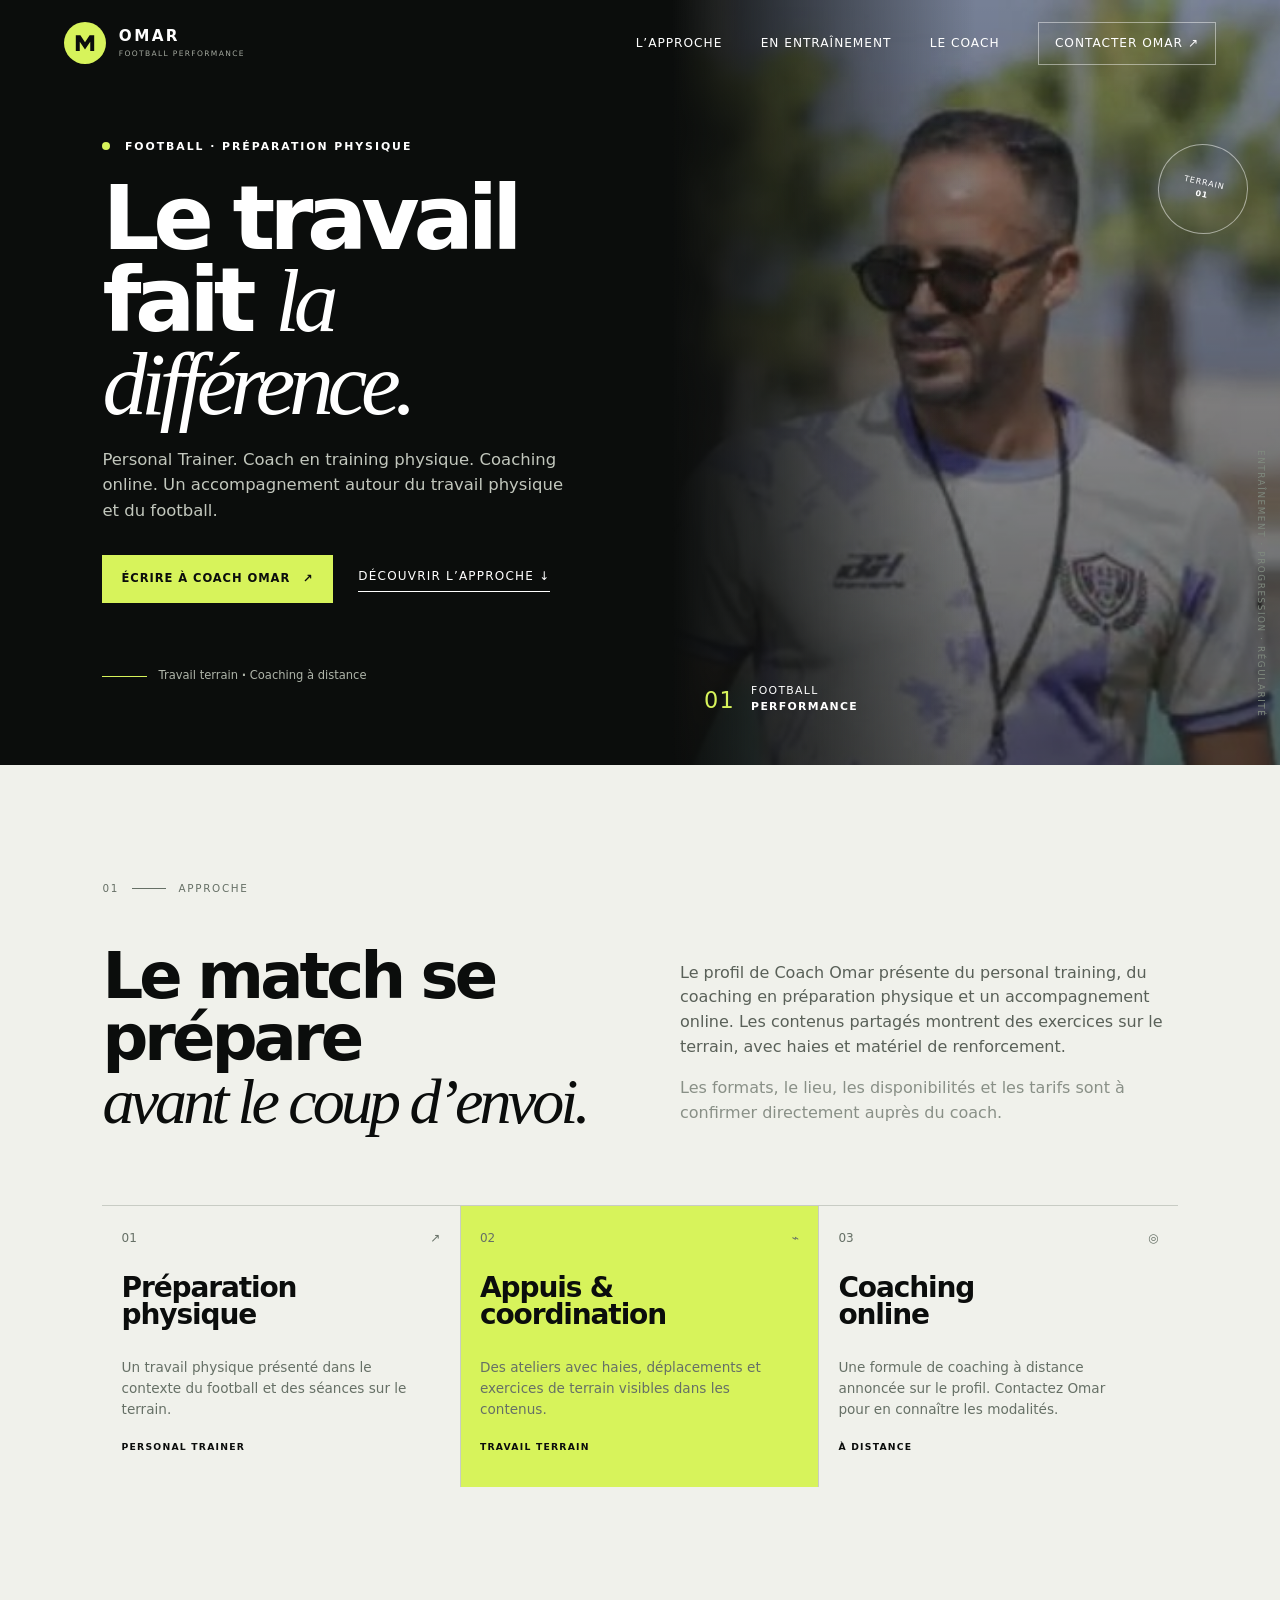
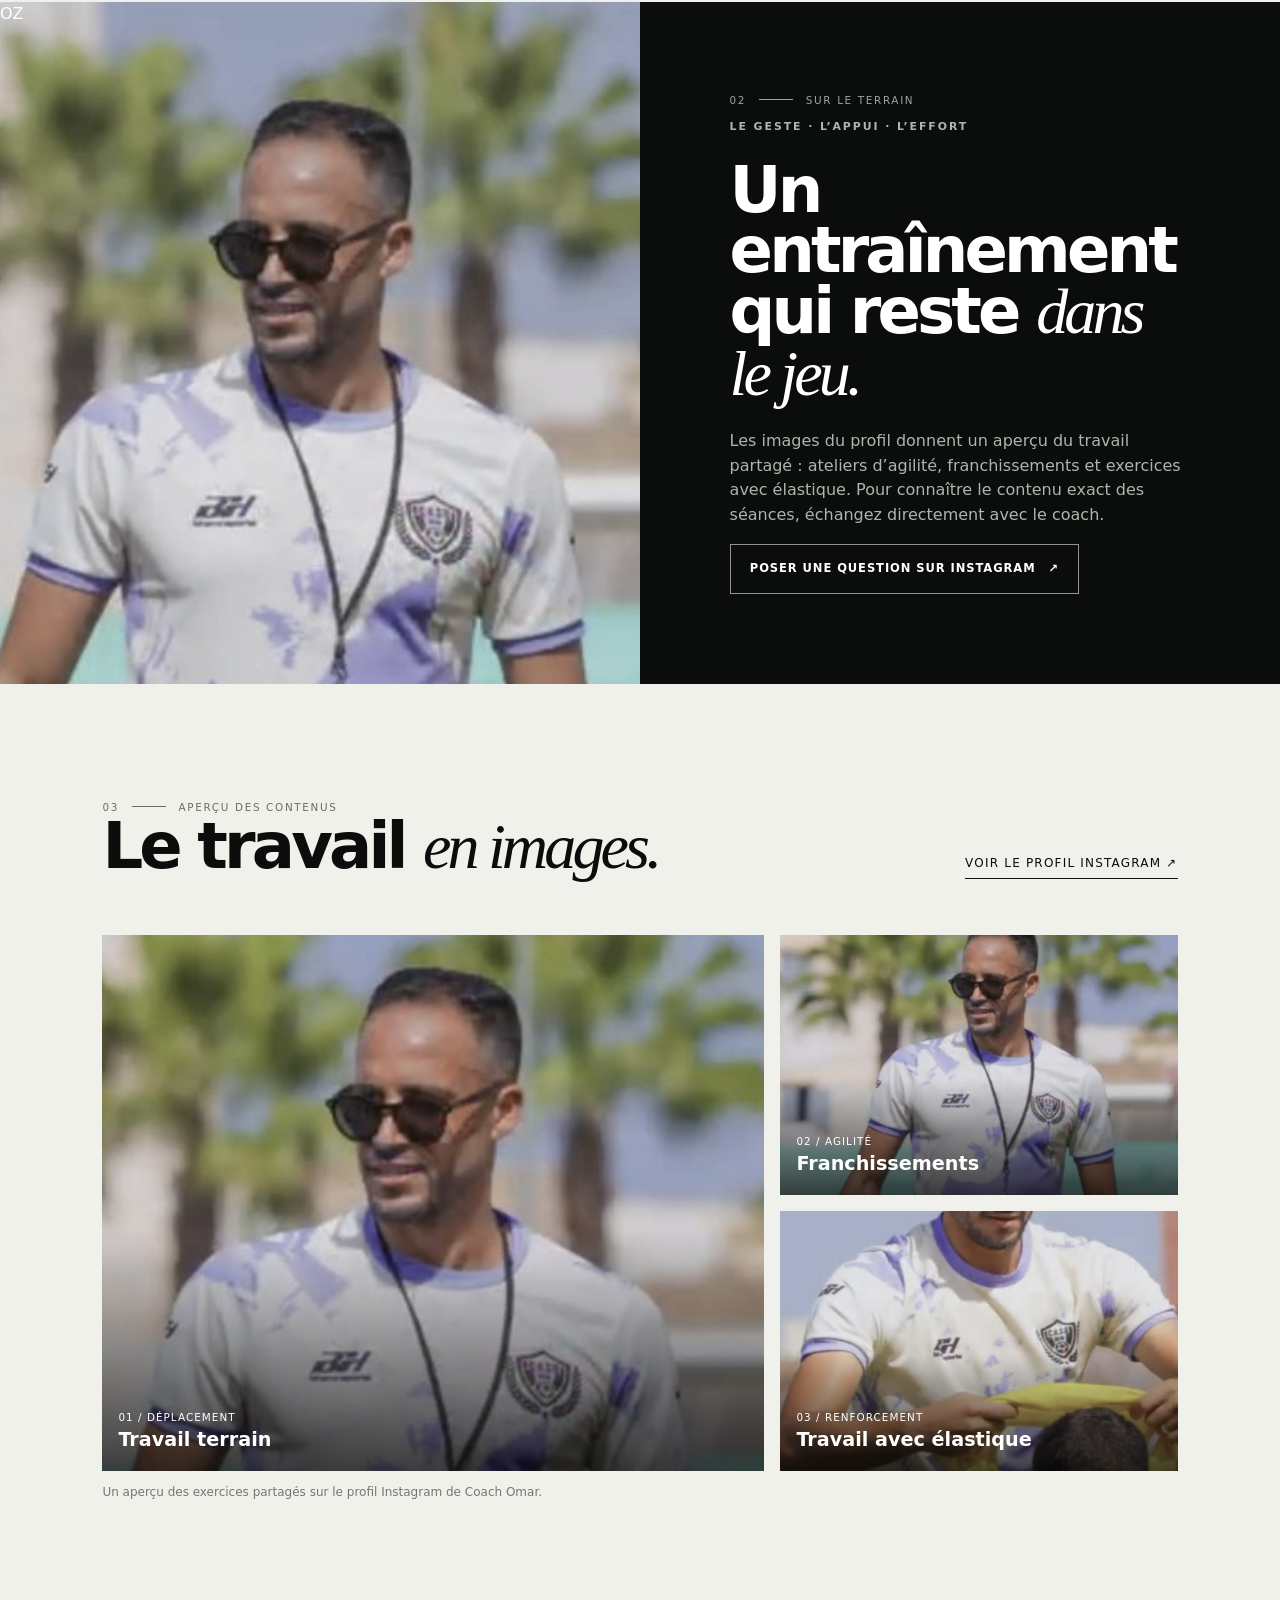
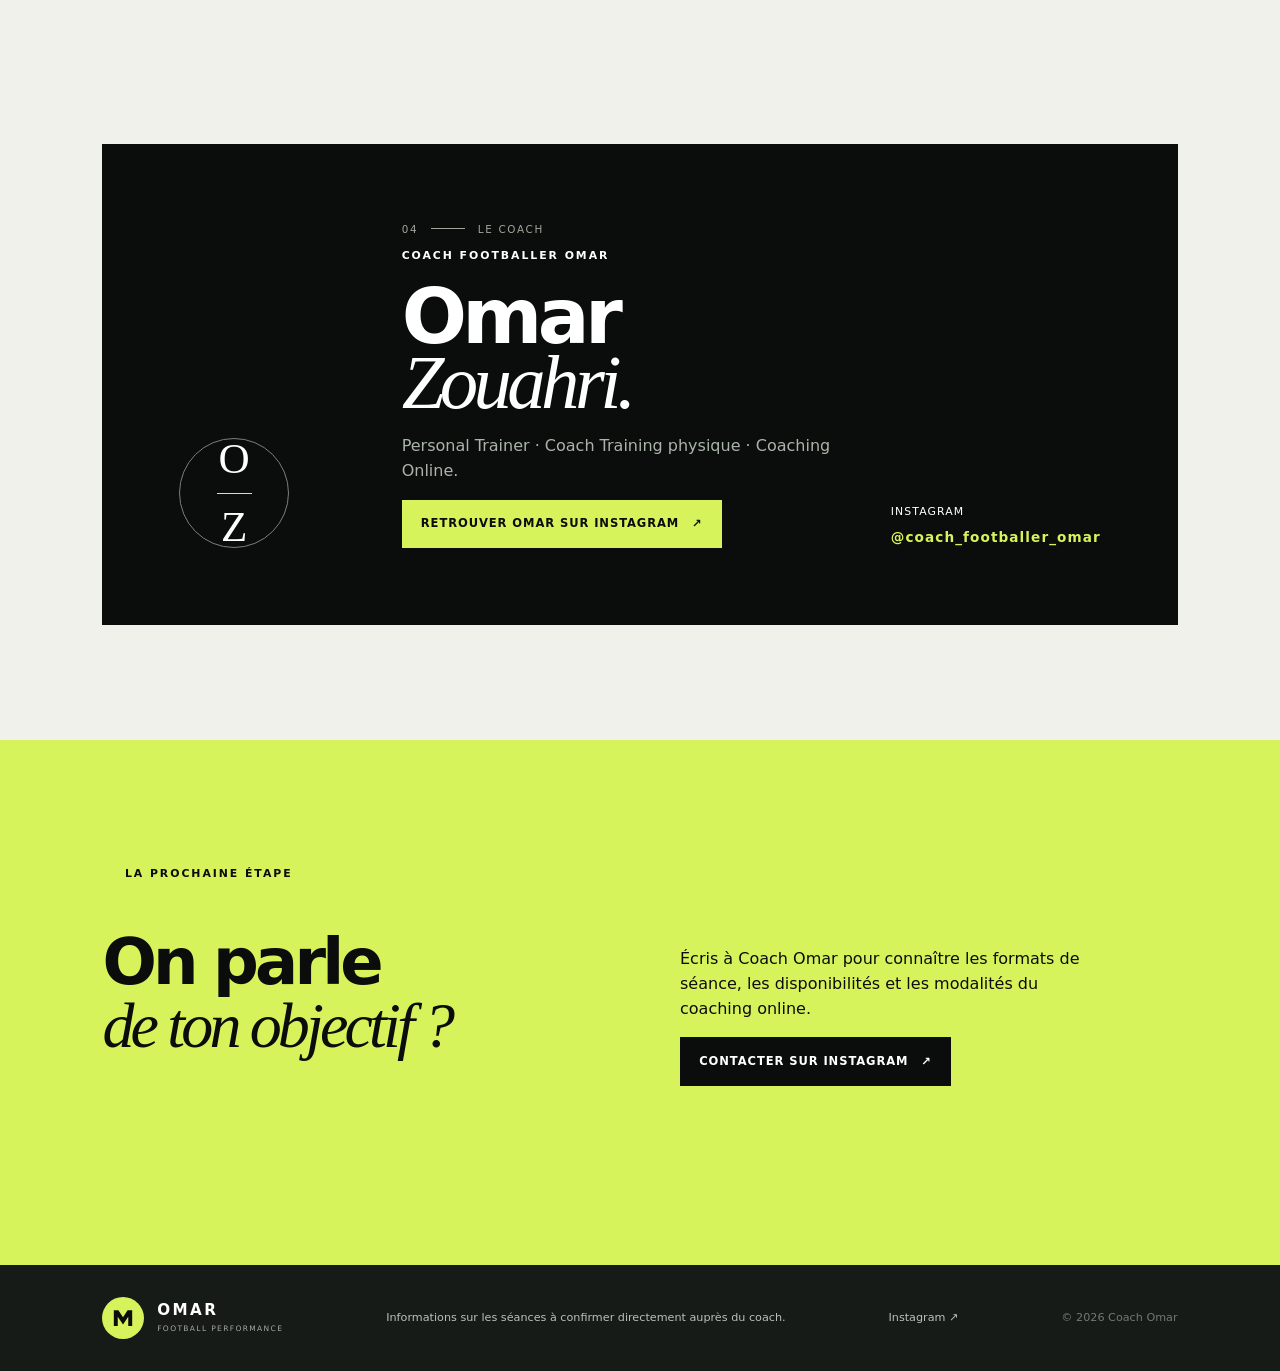
<file: index.html>
<!doctype html>
<html lang="fr">
<head>
  <meta charset="utf-8">
  <meta name="viewport" content="width=device-width, initial-scale=1">
  <meta name="theme-color" content="#0b0d0c">
  <meta name="description" content="Coach Omar — Personal Trainer, préparation physique football et coaching online. Découvrez les entraînements et contactez Omar sur Instagram.">
  <meta property="og:type" content="website">
  <meta property="og:site_name" content="Coach Omar — Football Performance">
  <meta property="og:title" content="Coach Omar — Préparation physique football">
  <meta property="og:description" content="Personal Trainer, coach en préparation physique et coaching online. Découvrez les entraînements de Coach Omar.">
  <meta name="twitter:card" content="summary">
  <meta name="twitter:title" content="Coach Omar — Préparation physique football">
  <meta name="twitter:description" content="Personal Trainer, coach en préparation physique et coaching online.">
  <link rel="icon" type="image/svg+xml" href="/brand-mark.svg">
  <link rel="stylesheet" href="/styles.css">
  <title>Coach Omar — Préparation physique football</title>
  <script src="/script.js" defer></script>
</head>
<body>
  <a class="skip-link" href="#main">Aller au contenu</a>
  <header class="site-header">
    <a class="brand" href="#top" aria-label="Coach Omar, accueil">
      <img class="brand__mark" src="/brand-mark.svg" alt="" width="42" height="42">
      <span class="brand__text"><strong>OMAR</strong><small>FOOTBALL PERFORMANCE</small></span>
    </a>
    <button class="menu-toggle" type="button" aria-label="Ouvrir le menu" aria-expanded="false" aria-controls="primary-nav">
      <span></span><span></span>
    </button>
    <nav class="primary-nav" id="primary-nav" aria-label="Navigation principale">
      <a href="#approche">L’approche</a>
      <a href="#entrainements">En entraînement</a>
      <a href="#coach">Le coach</a>
      <a class="nav-cta" href="https://www.instagram.com/coach_footballer_omar/" target="_blank" rel="noopener noreferrer">Contacter Omar <span aria-hidden="true">↗</span></a>
    </nav>
  </header>

  <main id="main">
    <section class="hero" id="top" aria-labelledby="hero-title">
      <div class="hero__copy">
        <p class="eyebrow"><span class="eyebrow__dot"></span> FOOTBALL · PRÉPARATION PHYSIQUE</p>
        <h1 id="hero-title">Le travail<br>fait <em>la différence.</em></h1>
        <p class="hero__intro">Personal Trainer. Coach en training physique. Coaching online. Un accompagnement autour du travail physique et du football.</p>
        <div class="hero__actions">
          <a class="button button--lime" href="https://www.instagram.com/coach_footballer_omar/" target="_blank" rel="noopener noreferrer">Écrire à Coach Omar <span aria-hidden="true">↗</span></a>
          <a class="text-link" href="#approche">Découvrir l’approche <span aria-hidden="true">↓</span></a>
        </div>
        <div class="hero__note"><span class="note-line"></span><span>Travail terrain <b>·</b> Coaching à distance</span></div>
      </div>
      <div class="hero__visual">
        <img class="hero__image" src="assets/gallery-1.jpg" alt="Illustration d’un entraînement d’agilité sur un terrain de football" fetchpriority="high">
        <div class="hero__image-shade"></div>
        <div class="hero__image-label"><span class="label-index">01</span><span>FOOTBALL<br><strong>PERFORMANCE</strong></span></div>
        <div class="hero__image-stamp" aria-hidden="true">TERRAIN<br><b>01</b></div>
      </div>
      <div class="hero__side-label" aria-hidden="true">ENTRAÎNEMENT · PROGRESSION · RÉGULARITÉ</div>
    </section>

    <section class="intro-section section-shell" id="approche" aria-labelledby="approche-title">
      <div class="section-index"><span>01</span><span class="index-rule"></span><span>APPROCHE</span></div>
      <div class="intro-grid">
        <h2 id="approche-title">Le match se prépare<br><em>avant le coup d’envoi.</em></h2>
        <div class="intro-copy">
          <p>Le profil de Coach Omar présente du personal training, du coaching en préparation physique et un accompagnement online. Les contenus partagés montrent des exercices sur le terrain, avec haies et matériel de renforcement.</p>
          <p class="muted-copy">Les formats, le lieu, les disponibilités et les tarifs sont à confirmer directement auprès du coach.</p>
        </div>
      </div>
      <div class="service-list">
        <article class="service-card">
          <div class="service-card__top"><span>01</span><span class="service-icon" aria-hidden="true">↗</span></div>
          <h3>Préparation<br>physique</h3>
          <p>Un travail physique présenté dans le contexte du football et des séances sur le terrain.</p>
          <span class="service-tag">PERSONAL TRAINER</span>
        </article>
        <article class="service-card service-card--accent">
          <div class="service-card__top"><span>02</span><span class="service-icon" aria-hidden="true">⌁</span></div>
          <h3>Appuis &<br>coordination</h3>
          <p>Des ateliers avec haies, déplacements et exercices de terrain visibles dans les contenus.</p>
          <span class="service-tag">TRAVAIL TERRAIN</span>
        </article>
        <article class="service-card">
          <div class="service-card__top"><span>03</span><span class="service-icon" aria-hidden="true">◎</span></div>
          <h3>Coaching<br>online</h3>
          <p>Une formule de coaching à distance annoncée sur le profil. Contactez Omar pour en connaître les modalités.</p>
          <span class="service-tag">À DISTANCE</span>
        </article>
      </div>
    </section>

    <section class="field-section" aria-labelledby="field-title">
      <div class="field-photo" role="img" aria-label="Matériel d’entraînement sur un terrain de football"></div>
      <div class="field-content">
        <div class="section-index section-index--light"><span>02</span><span class="index-rule"></span><span>SUR LE TERRAIN</span></div>
        <p class="field-kicker">LE GESTE · L’APPUI · L’EFFORT</p>
        <h2 id="field-title">Un entraînement<br>qui reste <em>dans le jeu.</em></h2>
        <p>Les images du profil donnent un aperçu du travail partagé : ateliers d’agilité, franchissements et exercices avec élastique. Pour connaître le contenu exact des séances, échangez directement avec le coach.</p>
        <a class="button button--outline" href="https://www.instagram.com/coach_footballer_omar/" target="_blank" rel="noopener noreferrer">Poser une question sur Instagram <span aria-hidden="true">↗</span></a>
      </div>
      <span class="field-decoration" aria-hidden="true">OZ</span>
    </section>

    <section class="gallery-section section-shell" id="entrainements" aria-labelledby="gallery-title">
      <div class="gallery-heading">
        <div>
          <div class="section-index"><span>03</span><span class="index-rule"></span><span>APERÇU DES CONTENUS</span></div>
          <h2 id="gallery-title">Le travail <em>en images.</em></h2>
        </div>
        <a class="text-link gallery-link" href="https://www.instagram.com/coach_footballer_omar/" target="_blank" rel="noopener noreferrer">Voir le profil Instagram <span aria-hidden="true">↗</span></a>
      </div>
      <div class="gallery-grid">
        <figure class="gallery-item gallery-item--large">
          <img src="assets/gallery-1.jpg" alt="Exercice de déplacement sur le terrain, extrait du profil Instagram fourni" loading="lazy">
          <figcaption><span>01 / DÉPLACEMENT</span><strong>Travail terrain</strong></figcaption>
        </figure>
        <figure class="gallery-item">
          <img src="assets/gallery-2.jpg" alt="Exercice de franchissement de haies sur un terrain, extrait du profil fourni" loading="lazy">
          <figcaption><span>02 / AGILITÉ</span><strong>Franchissements</strong></figcaption>
        </figure>
        <figure class="gallery-item gallery-item--wide">
          <img src="assets/gallery-3.jpg" alt="Exercice avec élastique pendant une séance sur le terrain, extrait du profil fourni" loading="lazy">
          <figcaption><span>03 / RENFORCEMENT</span><strong>Travail avec élastique</strong></figcaption>
        </figure>
      </div>
      <p class="gallery-note">Un aperçu des exercices partagés sur le profil Instagram de Coach Omar.</p>
    </section>

    <section class="coach-section section-shell" id="coach" aria-labelledby="coach-title">
      <div class="coach-card">
        <div class="coach-card__badge" aria-hidden="true"><span>O</span><i></i><span>Z</span></div>
        <div class="coach-card__copy">
          <div class="section-index section-index--light"><span>04</span><span class="index-rule"></span><span>LE COACH</span></div>
          <p class="coach-label">COACH FOOTBALLER OMAR</p>
          <h2 id="coach-title">Omar<br><em>Zouahri.</em></h2>
          <p>Personal Trainer · Coach Training physique · Coaching Online.</p>
          <a class="button button--lime" href="https://www.instagram.com/coach_footballer_omar/" target="_blank" rel="noopener noreferrer">Retrouver Omar sur Instagram <span aria-hidden="true">↗</span></a>
        </div>
        <div class="coach-card__handle"><span>INSTAGRAM</span><strong>@coach_footballer_omar</strong></div>
      </div>
    </section>

    <section class="contact-section section-shell" id="contact" aria-labelledby="contact-title">
      <p class="eyebrow"><span class="eyebrow__dot"></span> LA PROCHAINE ÉTAPE</p>
      <div class="contact-grid">
        <h2 id="contact-title">On parle<br><em>de ton objectif ?</em></h2>
        <div class="contact-copy">
          <p>Écris à Coach Omar pour connaître les formats de séance, les disponibilités et les modalités du coaching online.</p>
          <a class="button button--dark" href="https://www.instagram.com/coach_footballer_omar/" target="_blank" rel="noopener noreferrer">Contacter sur Instagram <span aria-hidden="true">↗</span></a>
        </div>
      </div>
    </section>
  </main>

  <footer class="site-footer">
    <a class="brand brand--footer" href="#top" aria-label="Retour en haut de page">
      <img class="brand__mark" src="/brand-mark.svg" alt="" width="38" height="38">
      <span class="brand__text"><strong>OMAR</strong><small>FOOTBALL PERFORMANCE</small></span>
    </a>
    <p>Informations sur les séances à confirmer directement auprès du coach.</p>
    <a href="https://www.instagram.com/coach_footballer_omar/" target="_blank" rel="noopener noreferrer">Instagram <span aria-hidden="true">↗</span></a>
    <span class="copyright">© <span id="current-year">2026</span> Coach Omar</span>
  </footer>
</body>
</html>
</file>
<file: styles.css>
:root{--ink:#0b0d0c;--paper:#f0f1eb;--lime:#d7f35b;--muted:#a5aaa0;--line:rgba(255,255,255,.16);--serif:Georgia,'Times New Roman',serif;--sans:Inter,ui-sans-serif,system-ui,-apple-system,BlinkMacSystemFont,'Segoe UI',sans-serif}
*{box-sizing:border-box}html{scroll-behavior:smooth}body{margin:0;background:var(--paper);color:var(--ink);font-family:var(--sans);line-height:1.55}img{display:block;max-width:100%}a{color:inherit}button{font:inherit}.skip-link{position:absolute;left:-9999px}.skip-link:focus{left:1rem;top:1rem;z-index:20;background:var(--lime);padding:.7rem 1rem}.site-header{position:absolute;z-index:5;top:0;left:0;right:0;display:flex;align-items:center;justify-content:space-between;padding:1.35rem clamp(1.25rem,5vw,5rem);color:#fff}.brand{display:flex;align-items:center;gap:.8rem;text-decoration:none}.brand__mark{width:42px;height:42px}.brand__text{display:grid;line-height:1}.brand__text strong{letter-spacing:.16em;font-size:.95rem}.brand__text small{font-size:.47rem;letter-spacing:.18em;margin-top:.4rem;color:var(--muted)}.primary-nav{display:flex;gap:clamp(1rem,3vw,2.5rem);align-items:center;font-size:.76rem;letter-spacing:.08em;text-transform:uppercase}.primary-nav a{text-decoration:none}.nav-cta{border:1px solid rgba(255,255,255,.45);padding:.7rem 1rem}.menu-toggle{display:none}.hero{min-height:760px;background:var(--ink);color:#fff;display:grid;grid-template-columns:1.05fr .95fr;position:relative;overflow:hidden}.hero__copy{align-self:center;padding:8rem clamp(1.25rem,8vw,8rem) 5rem}.eyebrow,.field-kicker,.coach-label{font-size:.68rem;letter-spacing:.18em;font-weight:700}.eyebrow__dot{display:inline-block;width:8px;height:8px;background:var(--lime);border-radius:50%;margin-right:.55rem}.hero h1{font-size:clamp(3.5rem,7vw,7.5rem);line-height:.92;letter-spacing:-.07em;margin:1.3rem 0}.hero h1 em,h2 em{font-family:var(--serif);font-weight:400}.hero__intro{color:#c2c7bd;max-width:30rem;font-size:1.03rem}.hero__actions{display:flex;gap:1.6rem;align-items:center;margin-top:2rem;flex-wrap:wrap}.button{display:inline-flex;gap:.8rem;align-items:center;text-decoration:none;padding:.95rem 1.2rem;font-size:.72rem;font-weight:700;letter-spacing:.08em;text-transform:uppercase}.button--lime{background:var(--lime);color:var(--ink)}.button--dark{background:var(--ink);color:#fff}.button--outline{border:1px solid rgba(255,255,255,.55);color:#fff}.text-link{font-size:.75rem;text-transform:uppercase;letter-spacing:.1em;text-decoration:none;border-bottom:1px solid currentColor;padding-bottom:.3rem}.hero__note{display:flex;align-items:center;gap:.7rem;color:#aeb4a9;font-size:.72rem;margin-top:4rem}.note-line{height:1px;width:45px;background:var(--lime)}.hero__visual{position:relative;min-height:560px;background:#1b211d}.hero__image{width:100%;height:100%;object-fit:cover;filter:saturate(.65);opacity:.76}.hero__image-shade{position:absolute;inset:0;background:linear-gradient(90deg,var(--ink),transparent 50%),linear-gradient(0deg,rgba(0,0,0,.45),transparent)}.hero__image-label{position:absolute;bottom:3rem;left:2rem;display:flex;gap:1rem;font-size:.68rem;letter-spacing:.12em}.label-index{color:var(--lime);font-size:1.4rem}.hero__image-stamp{position:absolute;right:2rem;top:9rem;border:1px solid rgba(255,255,255,.5);border-radius:50%;width:90px;height:90px;display:grid;place-content:center;text-align:center;font-size:.5rem;letter-spacing:.12em;transform:rotate(12deg)}.hero__side-label{position:absolute;right:.8rem;bottom:3rem;writing-mode:vertical-rl;color:#7f897e;font-size:.55rem;letter-spacing:.18em}.section-shell{padding:clamp(4rem,9vw,8rem) clamp(1.25rem,8vw,8rem)}.section-index{display:flex;gap:.8rem;align-items:center;font-size:.65rem;letter-spacing:.16em;color:#667066}.index-rule{height:1px;width:34px;background:currentColor}.intro-grid,.contact-grid{display:grid;grid-template-columns:1fr 1fr;gap:5rem;align-items:start;margin:3rem 0 4rem}.intro-grid h2,.gallery-heading h2,.contact-grid h2{font-size:clamp(2.4rem,5vw,5rem);line-height:.98;letter-spacing:-.06em;margin:0}.intro-copy{color:#596058;max-width:34rem}.muted-copy{color:#899087}.service-list{display:grid;grid-template-columns:repeat(3,1fr);border-top:1px solid #c8ccc4}.service-card{padding:1.4rem 1.2rem 1.8rem;border-right:1px solid #c8ccc4;min-height:260px}.service-card:last-child{border-right:0}.service-card--accent{background:var(--lime)}.service-card__top{display:flex;justify-content:space-between;color:#667066;font-size:.75rem}.service-card h3{font-size:1.75rem;line-height:.95;letter-spacing:-.04em}.service-card p{font-size:.85rem;color:#667066;max-width:18rem}.service-tag{font-size:.58rem;letter-spacing:.13em;font-weight:700}.field-section{background:var(--ink);color:#fff;display:grid;grid-template-columns:1fr 1fr;min-height:600px}.field-photo{background:url('assets/gallery-1.jpg') center/cover;min-height:420px;filter:saturate(.55)}.field-content{padding:clamp(3rem,7vw,7rem);align-self:center}.section-index--light{color:#9da79a}.field-content h2{font-size:clamp(2.5rem,5vw,5rem);line-height:.95;letter-spacing:-.06em;margin:1.5rem 0}.field-content p{color:#aeb6aa;max-width:31rem}.field-decoration{position:absolute}.gallery-heading{display:flex;justify-content:space-between;align-items:end;gap:2rem}.gallery-grid{display:grid;grid-template-columns:1.25fr .75fr;grid-template-rows:260px 260px;gap:1rem;margin-top:3.5rem}.gallery-item{position:relative;margin:0;overflow:hidden;background:#ccd0c7}.gallery-item--large{grid-row:span 2}.gallery-item--wide{grid-column:2}.gallery-item img{width:100%;height:100%;object-fit:cover;filter:saturate(.7)}.gallery-item:after{content:'';position:absolute;inset:0;background:linear-gradient(0deg,rgba(0,0,0,.7),transparent 45%)}.gallery-item figcaption{position:absolute;z-index:1;bottom:1rem;left:1rem;color:#fff;display:grid;font-size:.65rem;letter-spacing:.1em}.gallery-item figcaption strong{font-size:1.2rem;letter-spacing:0}.gallery-note{font-size:.75rem;color:#707970}.coach-card{background:var(--ink);color:#fff;padding:clamp(2rem,6vw,6rem);display:grid;grid-template-columns:.5fr 1.2fr .5fr;gap:2rem;align-items:end}.coach-card__badge{width:110px;height:110px;border:1px solid #788176;border-radius:50%;display:grid;place-content:center;text-align:center;font-family:var(--serif);font-size:2.7rem}.coach-card__badge i{height:1px;background:var(--lime);width:35px;margin:auto}.coach-card h2{font-size:clamp(3rem,6vw,6rem);line-height:.85;letter-spacing:-.06em;margin:1.2rem 0}.coach-card__copy>p:not(.coach-label){color:#abb4aa}.coach-card__handle{font-size:.68rem;letter-spacing:.1em;display:grid;gap:.4rem}.coach-card__handle strong{font-size:.85rem;color:var(--lime)}.contact-section{background:var(--lime)}.contact-copy{max-width:25rem}.site-footer{background:#171b18;color:#bac1b7;display:flex;gap:2rem;align-items:center;justify-content:space-between;flex-wrap:wrap;padding:2rem clamp(1.25rem,8vw,8rem);font-size:.7rem}.site-footer a{text-decoration:none}.site-footer .brand__text strong{color:#fff}.copyright{color:#717a70}
@media(max-width:800px){.site-header{position:absolute}.primary-nav{display:none}.primary-nav.is-open{display:flex;position:absolute;top:80px;left:1rem;right:1rem;padding:1rem;flex-direction:column;align-items:stretch;background:#171b18}.menu-toggle{display:grid;gap:5px;background:none;border:0;color:#fff}.menu-toggle span{display:block;width:26px;height:2px;background:#fff}.hero{display:block;min-height:0}.hero__copy{padding-top:9rem;padding-bottom:4rem}.hero__visual{height:430px;min-height:0}.hero__side-label{display:none}.intro-grid,.contact-grid,.field-section{grid-template-columns:1fr;gap:2rem}.service-list{grid-template-columns:1fr}.service-card{border-right:0;border-bottom:1px solid #c8ccc4}.gallery-heading{display:block}.gallery-link{display:inline-block;margin-top:1.5rem}.gallery-grid{grid-template-columns:1fr;grid-template-rows:300px 220px 220px}.gallery-item--large,.gallery-item--wide{grid-row:auto;grid-column:auto}.coach-card{grid-template-columns:1fr}.coach-card__handle{margin-top:1rem}.site-footer{display:grid;grid-template-columns:1fr 1fr}.site-footer p{grid-column:1/-1;order:3}}
</file>
